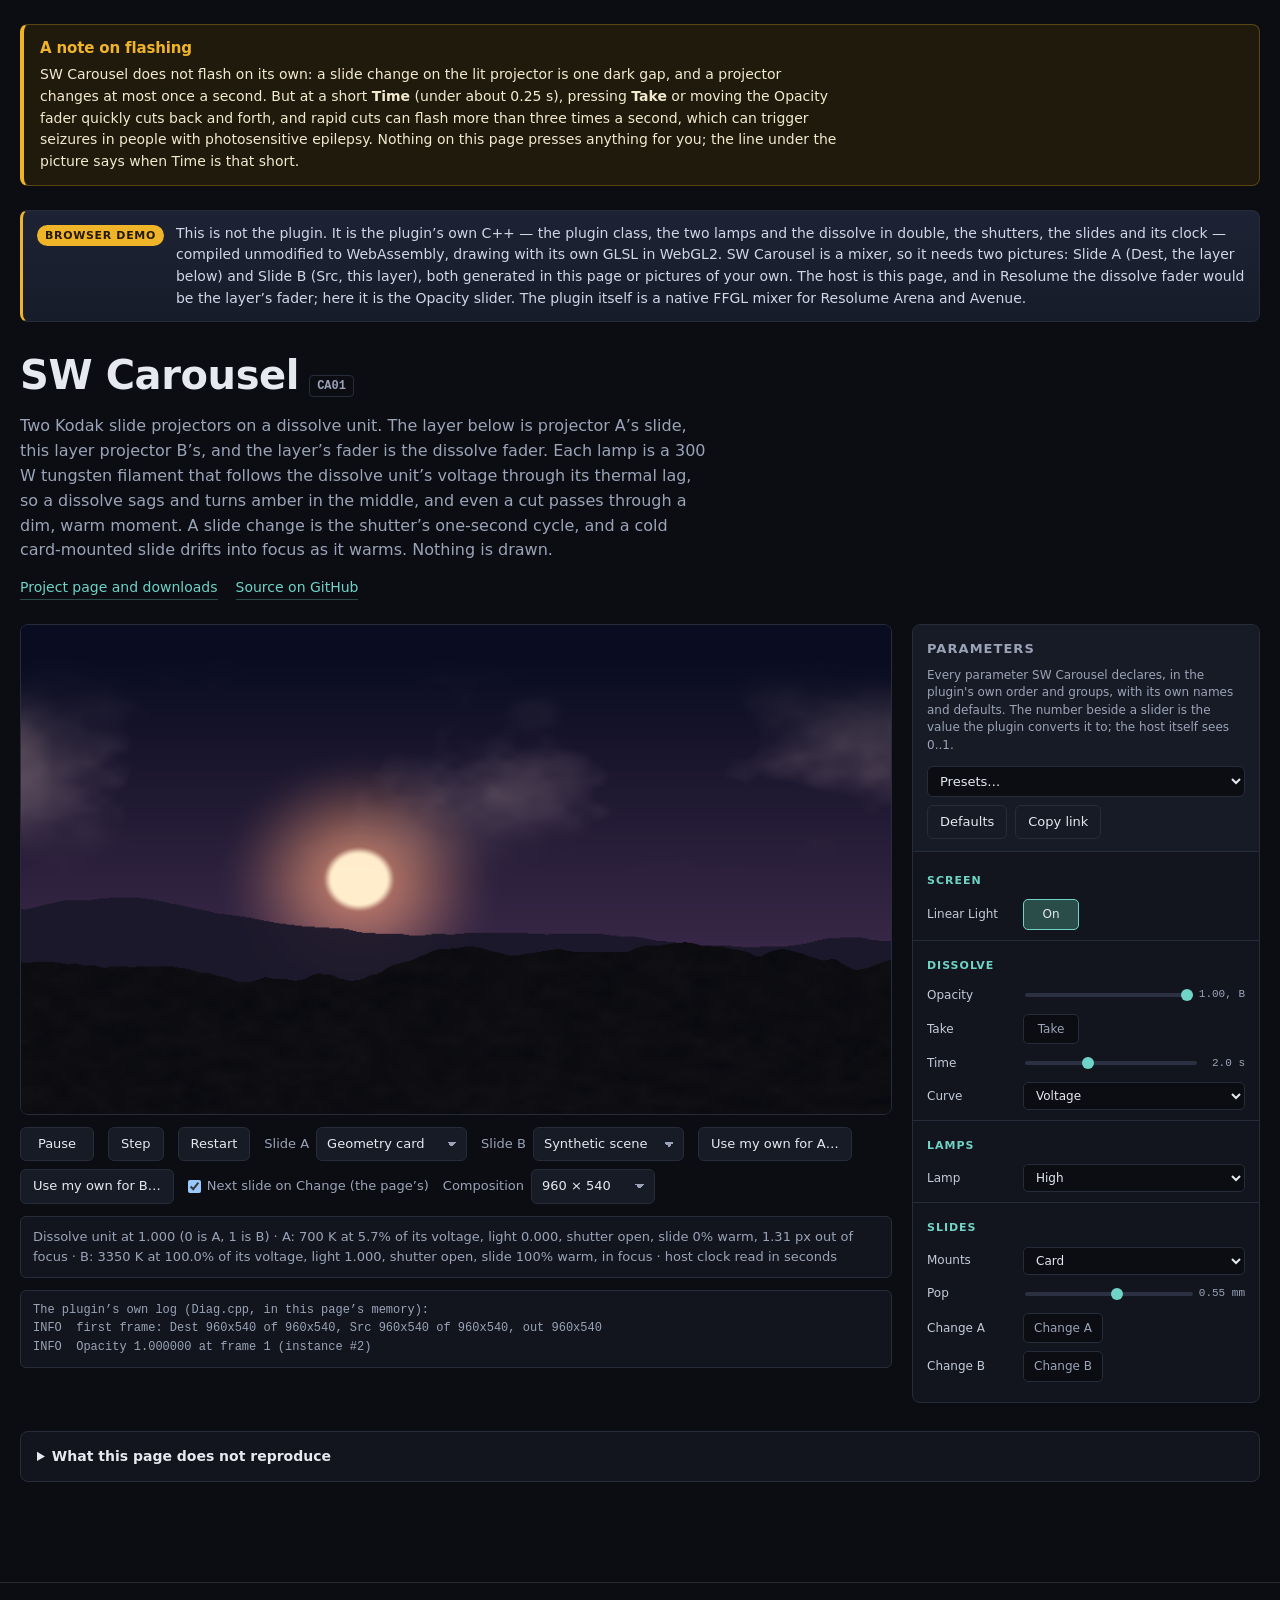
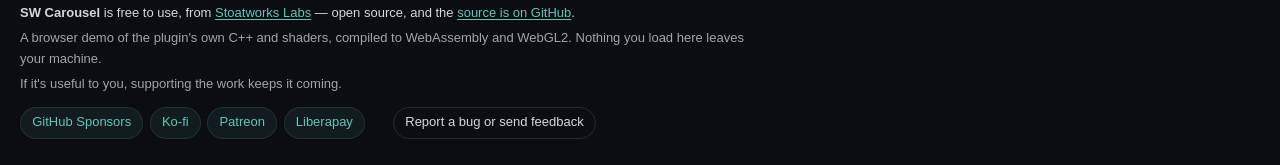
<file: demo/index.html>
<!doctype html>
<html lang="en">
  <head>
    <meta charset="utf-8" />
    <meta name="viewport" content="width=device-width, initial-scale=1" />
    <title>SW Carousel — browser demo | Stoatworks Labs</title>
    <meta name="description" content="Try SW Carousel, an FFGL mixer for Resolume, in your browser: two Kodak slide projectors on a dissolve unit. Each lamp is a 300 W tungsten filament that follows the dissolve unit's voltage through its thermal lag, so a dissolve sags and turns amber in the middle; a slide change is the shutter's one-second cycle, and a cold card-mounted slide drifts into focus as it warms. The plugin's own C++ compiled unmodified to WebAssembly, drawing with its own GLSL in WebGL2. A demo, not the plugin." />
    <link rel="icon" href="data:," />
    <link rel="stylesheet" href="./vendor/kit.css" />
    <link rel="stylesheet" href="./carousel.css" />
    <link rel="canonical" href="https://carousel-demo.stoatworks-labs.com/" />
    <meta name="project-page" content="https://stoatworks-labs.com/software/carousel/" />
    <meta property="og:type" content="website" />
    <meta property="og:site_name" content="Stoatworks Labs" />
    <meta property="og:title" content="SW Carousel — browser demo | Stoatworks Labs" />
    <meta property="og:description" content="Try SW Carousel, an FFGL mixer for Resolume, in your browser: two Kodak slide projectors on a dissolve unit. Each lamp is a 300 W tungsten filament that follows the dissolve unit's voltage through its thermal lag, so a dissolve sags and turns amber in the middle; a slide change is the shutter's one-second cycle, and a cold card-mounted slide drifts into focus as it warms. The plugin's own C++ compiled unmodified to WebAssembly, drawing with its own GLSL in WebGL2. A demo, not the plugin." />
    <meta property="og:url" content="https://carousel-demo.stoatworks-labs.com/" />
    <meta property="og:image" content="https://stoatworks-labs.com/thumbs/carousel.png" />
    <meta property="og:image:width" content="1280" />
    <meta property="og:image:height" content="720" />
    <meta property="og:image:alt" content="SW Carousel" />
    <meta name="twitter:card" content="summary_large_image" />
  </head>
  <body data-plugin="carousel">
    <aside class="ca-note" id="photosensitivity" aria-labelledby="ca-note-title">
      <h2 class="ca-note__title" id="ca-note-title">A note on flashing</h2>
      <p>
        SW Carousel does not flash on its own: a slide change on the lit projector is one dark
        gap, and a projector changes at most once a second. But at a short <strong>Time</strong>
        (under about 0.25 s), pressing <strong>Take</strong> or moving the Opacity fader quickly
        cuts back and forth, and rapid cuts can flash more than three times a second, which can
        trigger seizures in people with photosensitive epilepsy. Nothing on this page presses
        anything for you; the line under the picture says when Time is that short.
      </p>
    </aside>

    <main id="demo">
      <noscript>
        <h1>SW Carousel</h1>
        <p>
          An FFGL mixer that dissolves between two layers the way two Kodak slide projectors on
          a dissolve unit did. Each projector's light is a 300 W tungsten lamp whose filament
          follows the dissolve unit's voltage through its thermal lag, so a dissolve sags and
          turns amber in the middle, and even a cut passes through a dim, warm moment while one
          filament cools and the other heats. A slide change is the projector's one-second
          shutter cycle, and a cold card-mounted slide drifts into focus as it warms in the
          beam. Nothing is drawn: it's two lamps, a shutter and a piece of film.
        </p>
        <p>
          This demo runs the plugin's own C++, compiled to WebAssembly, and its shaders in your
          browser, so it needs JavaScript and WebGL2.
        </p>
        <ul>
          <li><a href="https://stoatworks-labs.com/software/carousel/">Project page and downloads</a></li>
          <li><a href="https://stoatworks-labs.com/software/carousel/guide/">User guide</a></li>
          <li><a href="https://github.com/stoatworks-labs/carousel">Source on GitHub</a></li>
        </ul>
      </noscript>
    </main>

    <script type="module" src="./plugin.js"></script>
    <script
      src="./vendor/support-footer.js"
      defer
      data-app="SW Carousel"
      data-repo="https://github.com/stoatworks-labs/carousel"
      data-note="A browser demo of the plugin's own C++ and shaders, compiled to WebAssembly and WebGL2. Nothing you load here leaves your machine."
    ></script>
  </body>
</html>
</file>
<file: demo/vendor/kit.css>
/**
 * Shared styling for the Resolume plugin demos.
 *
 * Dark, because that is what these effects are looked at in and because a
 * picture with real blacks in it needs somewhere dark to sit. The inspector on
 * the right is laid out the way a host's parameter panel is — name on the left,
 * control and value on the right, grouped under headings — but it deliberately
 * does not imitate Resolume's own chrome. It is a stand-in for the host's
 * inspector, and a page that looked like a screenshot of Arena would be
 * claiming to be something it is not.
 *
 * No colour variables from the website: these pages are their own thing and the
 * navy is used only for the frame. `--sw-support-accent` is read by the shared
 * support footer.
 */

:root {
  --bg: #0b0d12;
  --panel: #12151d;
  --panel-2: #171b25;
  --line: #262c3a;
  --text: #e6e9f0;
  --muted: #9aa3b8;
  --accent: #6fd3c7;
  --accent-dim: #2a4d4a;
  --warn: #f0b429;
  --error: #ff6b6b;
  --navy: #1b2a4a;
  --sw-support-accent: #6fd3c7;

  color-scheme: dark;
}

* { box-sizing: border-box; }

body {
  margin: 0;
  background: var(--bg);
  color: var(--text);
  font: 15px/1.55 ui-sans-serif, system-ui, -apple-system, "Segoe UI", Roboto, Helvetica, Arial, sans-serif;
  -webkit-font-smoothing: antialiased;
}

#demo {
  max-width: 1400px;
  margin: 0 auto;
  padding: 24px 20px 60px;
}

a { color: var(--accent); }
a:hover { color: #9ae7dd; }

h1, h2, h3 { margin: 0; font-weight: 650; letter-spacing: -0.01em; }

/* ---- header -------------------------------------------------------------- */

.banner {
  display: flex;
  gap: 12px;
  align-items: flex-start;
  padding: 12px 14px;
  margin-bottom: 22px;
  background: linear-gradient(180deg, #1d2334, #171c2a);
  border: 1px solid var(--line);
  border-left: 3px solid var(--warn);
  border-radius: 8px;
}

.banner__tag {
  flex: 0 0 auto;
  padding: 2px 8px;
  border-radius: 999px;
  background: var(--warn);
  color: #241a00;
  font-size: 11px;
  font-weight: 700;
  letter-spacing: 0.06em;
  text-transform: uppercase;
  white-space: nowrap;
  margin-top: 2px;
}

.banner__text { margin: 0; color: #cfd6e6; font-size: 14px; }

.head__title { display: flex; align-items: baseline; gap: 10px; flex-wrap: wrap; }
.head__title h1 { font-size: clamp(28px, 4vw, 40px); }

.head__id {
  font: 600 12px/1 ui-monospace, SFMono-Regular, Menlo, monospace;
  color: var(--muted);
  border: 1px solid var(--line);
  border-radius: 4px;
  padding: 4px 7px;
}

.head__tagline {
  margin: 8px 0 0;
  max-width: 68ch;
  color: var(--muted);
  font-size: 16px;
}

.head__links {
  display: flex;
  flex-wrap: wrap;
  gap: 8px 18px;
  margin: 14px 0 24px;
  font-size: 14px;
}

.head__link { text-decoration: none; border-bottom: 1px solid var(--accent-dim); }
.head__link:hover { border-bottom-color: currentColor; }

/* ---- layout -------------------------------------------------------------- */

.layout {
  display: grid;
  /* 348px is set by the widest plugin: Old Cathode declares 34 controls in four
     groups, and below this "Luma Bandwidth" and "Chroma Bandwidth" wrap. */
  grid-template-columns: minmax(0, 1fr) 348px;
  gap: 20px;
  align-items: start;
}

@media (max-width: 900px) {
  .layout { grid-template-columns: minmax(0, 1fr); }
}

/* ---- stage --------------------------------------------------------------- */

.stage { min-width: 0; }

.stage__canvas {
  position: relative;
  border: 1px solid var(--line);
  border-radius: 8px;
  overflow: hidden;
  line-height: 0;
}

/* What sits under the effect's own alpha. */
.stage__canvas[data-backdrop='checker'] {
  background-color: #23262e;
  background-image:
    linear-gradient(45deg, #191c23 25%, transparent 25%),
    linear-gradient(-45deg, #191c23 25%, transparent 25%),
    linear-gradient(45deg, transparent 75%, #191c23 75%),
    linear-gradient(-45deg, transparent 75%, #191c23 75%);
  background-size: 24px 24px;
  background-position: 0 0, 0 12px, 12px -12px, -12px 0;
}
.stage__canvas[data-backdrop='black'] { background: #000; }
.stage__canvas[data-backdrop='white'] { background: #fff; }

.stage__gl {
  display: block;
  width: 100%;
  height: auto;
  max-width: 100%;
}

.stage__status {
  margin: 12px 0 0;
  padding: 10px 12px;
  border-radius: 6px;
  background: var(--panel);
  border: 1px solid var(--line);
  color: var(--muted);
  font-size: 13px;
}

.stage__status.is-error {
  border-color: #5a2530;
  background: #23151a;
  color: #ffb4b4;
}

/* ---- transport ----------------------------------------------------------- */

.transport {
  display: flex;
  flex-wrap: wrap;
  align-items: center;
  gap: 8px 14px;
  margin-top: 12px;
}

.btn {
  appearance: none;
  border: 1px solid var(--line);
  background: var(--panel-2);
  color: var(--text);
  border-radius: 6px;
  padding: 6px 12px;
  font: inherit;
  font-size: 13px;
  cursor: pointer;
}

.btn:hover { border-color: #3a4256; background: #1d2230; }
.btn:focus-visible { outline: 2px solid var(--accent); outline-offset: 2px; }

.btn--play { min-width: 74px; }

.transport__field { display: inline-flex; align-items: center; gap: 7px; font-size: 13px; }
.transport__label { color: var(--muted); }

.transport__select {
  appearance: none;
  border: 1px solid var(--line);
  background: var(--panel-2);
  color: var(--text);
  border-radius: 6px;
  padding: 6px 26px 6px 10px;
  font: inherit;
  font-size: 13px;
  cursor: pointer;
  background-image: linear-gradient(45deg, transparent 50%, var(--muted) 50%),
                    linear-gradient(135deg, var(--muted) 50%, transparent 50%);
  background-position: calc(100% - 14px) 50%, calc(100% - 9px) 50%;
  background-size: 5px 5px, 5px 5px;
  background-repeat: no-repeat;
}

.transport__file { cursor: pointer; }
.transport__file .btn { display: inline-block; }

/* ---- inspector ----------------------------------------------------------- */

.inspector {
  background: var(--panel);
  border: 1px solid var(--line);
  border-radius: 8px;
  overflow: hidden;
  position: sticky;
  top: 16px;
  max-height: calc(100vh - 32px);
  display: flex;
  flex-direction: column;
}

@media (max-width: 900px) {
  .inspector { position: static; max-height: none; }
}

.inspector__head {
  padding: 14px 14px 12px;
  border-bottom: 1px solid var(--line);
  background: var(--panel-2);
}

.inspector__title { font-size: 13px; text-transform: uppercase; letter-spacing: 0.08em; color: var(--muted); }
.inspector__note { margin: 8px 0 0; font-size: 12px; color: var(--muted); line-height: 1.45; }

.inspector__actions { display: flex; gap: 8px; margin-top: 12px; flex-wrap: wrap; }
.inspector__presets {
  flex: 1 1 auto;
  min-width: 0;
  border: 1px solid var(--line);
  background: var(--bg);
  color: var(--text);
  border-radius: 6px;
  padding: 6px 8px;
  font: inherit;
  font-size: 13px;
}

.inspector__body { overflow-y: auto; padding: 4px 0 10px; }

.pgroup { padding: 6px 0; }
.pgroup + .pgroup { border-top: 1px solid var(--line); }

.pgroup__name {
  font-size: 11px;
  text-transform: uppercase;
  letter-spacing: 0.09em;
  color: var(--accent);
  padding: 10px 14px 6px;
}

/* ---- one parameter ------------------------------------------------------- */

/* The third column is `auto` rather than a fixed width because a readout may be
   a word — Porthole's Projection names the lens it has landed on ("equidistant"),
   which is the whole point of that control. A fixed column clipped it. */
.prow {
  display: grid;
  grid-template-columns: 88px minmax(40px, 1fr) auto;
  align-items: center;
  gap: 8px;
  padding: 4px 14px;
}

.prow--option,
.prow--boolean,
.prow--text,
.prow--colour { grid-template-columns: 88px minmax(0, 1fr); }

.prow__name {
  font-size: 12px;
  color: #c3cad9;
  overflow-wrap: anywhere;
  cursor: default;
}

.prow__value {
  font: 500 11px/1 ui-monospace, SFMono-Regular, Menlo, monospace;
  color: var(--muted);
  text-align: right;
  cursor: help;
  white-space: nowrap;
  min-width: 42px;
  max-width: 104px;
  overflow: hidden;
  text-overflow: ellipsis;
}

.prow__slider {
  appearance: none;
  width: 100%;
  height: 18px;
  background: transparent;
  cursor: ew-resize;
}

.prow__slider::-webkit-slider-runnable-track {
  height: 4px;
  border-radius: 2px;
  background: #2b3142;
}
.prow__slider::-moz-range-track { height: 4px; border-radius: 2px; background: #2b3142; }

.prow__slider::-webkit-slider-thumb {
  appearance: none;
  width: 12px;
  height: 12px;
  margin-top: -4px;
  border-radius: 50%;
  background: var(--accent);
  border: none;
}
.prow__slider::-moz-range-thumb {
  width: 12px; height: 12px; border-radius: 50%; background: var(--accent); border: none;
}
.prow__slider:focus-visible { outline: 2px solid var(--accent); outline-offset: 3px; }

.prow__select,
.prow__text {
  width: 100%;
  border: 1px solid var(--line);
  background: var(--bg);
  color: var(--text);
  border-radius: 5px;
  padding: 5px 8px;
  font: inherit;
  font-size: 12px;
}

.prow__toggle {
  justify-self: start;
  min-width: 56px;
  border: 1px solid var(--line);
  background: var(--bg);
  color: var(--muted);
  border-radius: 5px;
  padding: 5px 10px;
  font: inherit;
  font-size: 12px;
  cursor: pointer;
}

.prow__toggle.is-on {
  background: var(--accent-dim);
  border-color: var(--accent);
  color: var(--text);
}

.prow__swatch {
  justify-self: start;
  width: 46px;
  height: 24px;
  padding: 0;
  border: 1px solid var(--line);
  border-radius: 5px;
  background: none;
  cursor: pointer;
}

/* ---- the honest bit ------------------------------------------------------ */

.differences {
  margin-top: 28px;
  padding: 14px 16px;
  background: var(--panel);
  border: 1px solid var(--line);
  border-radius: 8px;
  font-size: 14px;
  color: var(--muted);
}

.differences summary {
  cursor: pointer;
  color: var(--text);
  font-weight: 600;
  font-size: 14px;
}

.differences ul { margin: 10px 0 0; padding-left: 20px; }
.differences li { margin-bottom: 8px; line-height: 1.5; }
.differences li:last-child { margin-bottom: 0; }

/* ---- embed mode -----------------------------------------------------------
 *
 * `?embed=1`: the rendered output and nothing else, filling the viewport, so
 * the page can be a video source — an OBS browser source, a WebLinked URL —
 * rather than something a person reads. See the long note in demo.js about why
 * dropping the banner is defensible here and only here.
 *
 * The `:not(#demo)` rule is doing real work: the support footer is injected as
 * a sibling of #demo by a separate deferred script, so hiding body's other
 * children is the only thing that reliably catches it without this file having
 * to know its class name.
 */
body[data-embed] {
  margin: 0;
  padding: 0;
  background: #000;
  overflow: hidden;
}

body[data-embed] > *:not(#demo) { display: none !important; }

body[data-embed] #demo {
  margin: 0;
  padding: 0;
  max-width: none;
  width: 100vw;
  height: 100vh;
  display: grid;
  place-items: center;
}

/* No border or radius: both would be burnt into the output. */
body[data-embed] .stage__canvas {
  border: 0;
  border-radius: 0;
  width: 100vw;
  height: 100vh;
}

/* `contain` rather than `cover`: letterboxing an embed is recoverable by
 * setting the consumer's raster to match, cropping it silently is not. */
body[data-embed] .stage__gl {
  width: 100%;
  height: 100%;
  object-fit: contain;
}

/* Kept reachable for a reader and a crawler while taking no pixels. This is
 * what carries the "not the plugin" statement once the banner is gone. */
.visually-hidden {
  position: absolute;
  width: 1px;
  height: 1px;
  margin: -1px;
  padding: 0;
  overflow: hidden;
  clip-path: inset(50%);
  white-space: nowrap;
  border: 0;
}
</file>
<file: demo/carousel.css>
/*
 * Carousel's own additions to the kit's page: the note on flashing at the
 * top, the event buttons, the tray's checkbox and the lines under the
 * picture. Everything else is vendor/kit.css, unedited.
 */

.ca-note {
  /* #demo is 1400px wide with a 20px gutter: line up with what is inside it. */
  max-width: 1360px;
  margin: 24px auto 0;
  padding: 12px 16px;
  background: #1f1a0c;
  border: 1px solid #5a4613;
  border-left: 4px solid var(--warn);
  border-radius: 8px;
  color: #f3e9cf;
}

@media (max-width: 1400px) {
  .ca-note { margin-left: 20px; margin-right: 20px; }
}
@media (max-width: 480px) {
  .ca-note { margin-left: 16px; margin-right: 16px; padding: 12px; }
}

.ca-note__title {
  font-size: 15px;
  color: var(--warn);
  margin-bottom: 4px;
}

.ca-note p { margin: 4px 0 0; max-width: 90ch; font-size: 14px; }

/* Embedded, the page is a video source: nothing but the picture. */
body[data-embed] .ca-note { display: none; }

/* ---- FF_TYPE_EVENT: a button where the kit would put a toggle ------------ */

.ca-press { text-align: center; }
.ca-press:active { filter: brightness(1.25); }

/* ---- the tray: the page's, beside the pictures --------------------------- */

.ca-tray {
  display: inline-flex;
  align-items: center;
  gap: 6px;
  cursor: pointer;
}
.ca-tray input { margin: 0; }

/* ---- the lines under the picture ----------------------------------------- */

.ca-status { overflow-wrap: anywhere; }

.ca-log {
  font-family: ui-monospace, SFMono-Regular, Menlo, monospace;
  font-size: 12px;
  white-space: pre-wrap;
  overflow-wrap: anywhere;
}
.ca-log:empty { display: none; }

.ca-caution {
  border-color: #5a4613;
  background: #1f1a0c;
  color: #f3e9cf;
}
.ca-caution[hidden] { display: none; }
</file>
